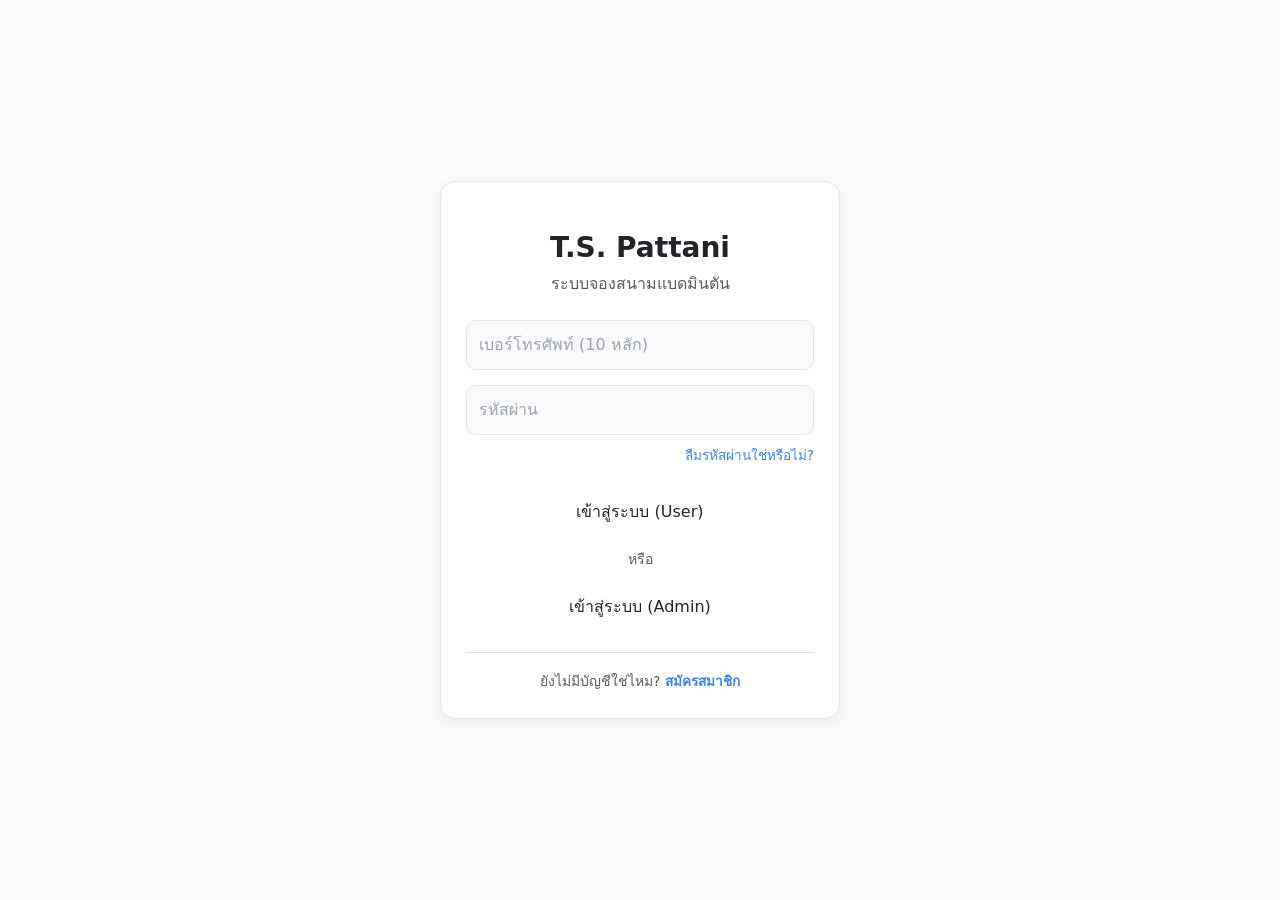
<file: index.html>
<!DOCTYPE html>
<html lang="th">
<head>
    <meta charset="UTF-8">
    <meta name="viewport" content="width=device-width, initial-scale=1.0">
    <title>เข้าสู่ระบบ - T.S. Pattani</title>
    <link rel="stylesheet" href="css/style.css">
    <link href="https://cdn.jsdelivr.net/npm/bootstrap@5.3.0/dist/css/bootstrap.min.css" rel="stylesheet">
    <link rel="stylesheet" href="https://cdnjs.cloudflare.com/ajax/libs/font-awesome/6.4.0/css/all.min.css">
    <style> 
        body { display: flex; justify-content: center; align-items: center; min-height: 100vh; background-color: #f9fafb; margin: 0; } 
        .login-box { width: 100%; max-width: 400px; text-align: center; margin: 20px; } 
    </style>
</head>
<body>
    <div class="clean-card login-box">
        <i class="fa-solid fa-shuttlecock fa-3x mb-3 text-primary"></i>
        <h3 class="fw-bold text-dark">T.S. Pattani</h3>
        <p class="text-muted mb-4">ระบบจองสนามแบดมินตัน</p>

        <input type="text" class="form-control-clean" placeholder="เบอร์โทรศัพท์ (10 หลัก)">
        <input type="password" class="form-control-clean mb-2" placeholder="รหัสผ่าน">
        
        <div class="text-end mb-4">
            <a href="#" class="forgot-link" data-bs-toggle="modal" data-bs-target="#forgotPasswordModal">ลืมรหัสผ่านใช่หรือไม่?</a>
        </div>

        <button class="btn btn-primary-clean w-100 py-2 mb-3" onclick="window.location.href='user/home.html'">เข้าสู่ระบบ (User)</button>
        <div class="text-muted small mb-3">หรือ</div>
        <button class="btn btn-clean w-100 py-2" onclick="window.location.href='admin/dashboard.html'">เข้าสู่ระบบ (Admin)</button>

        <div class="mt-4 pt-3 border-top">
            <span class="text-muted small">ยังไม่มีบัญชีใช่ไหม? </span>
            <a href="register.html" class="forgot-link fw-bold">สมัครสมาชิก</a>
        </div>
    </div>

    <div class="modal fade" id="forgotPasswordModal" tabindex="-1" aria-hidden="true">
        <div class="modal-dialog modal-dialog-centered">
            <div class="modal-content clean-modal">
                <div class="modal-header border-0">
                    <h5 class="modal-title fw-bold text-dark"><i class="fa-solid fa-unlock-keyhole text-primary me-2"></i>รีเซ็ตรหัสผ่าน</h5>
                    <button type="button" class="btn-close" data-bs-dismiss="modal" aria-label="Close"></button>
                </div>
                <div class="modal-body px-4 pb-4 text-start">
                    <p class="text-muted small mb-4">กรุณากรอกเบอร์โทรศัพท์ที่คุณใช้ลงทะเบียน เราจะส่งรหัส OTP ไปเพื่อตั้งรหัสผ่านใหม่</p>
                    <input type="text" class="form-control-clean mb-0" placeholder="08X-XXX-XXXX">
                </div>
                <div class="modal-footer border-0 justify-content-between px-4">
                    <button type="button" class="btn btn-clean border-0" data-bs-dismiss="modal">ยกเลิก</button>
                    <button type="button" class="btn btn-primary-clean px-4" onclick="alert('ส่งรหัส OTP เรียบร้อยแล้ว!');" data-bs-dismiss="modal">ส่งรหัส OTP</button>
                </div>
            </div>
        </div>
    </div>

    <script src="https://cdn.jsdelivr.net/npm/bootstrap@5.3.0/dist/js/bootstrap.bundle.min.js"></script>
</body>
</html>
</file>
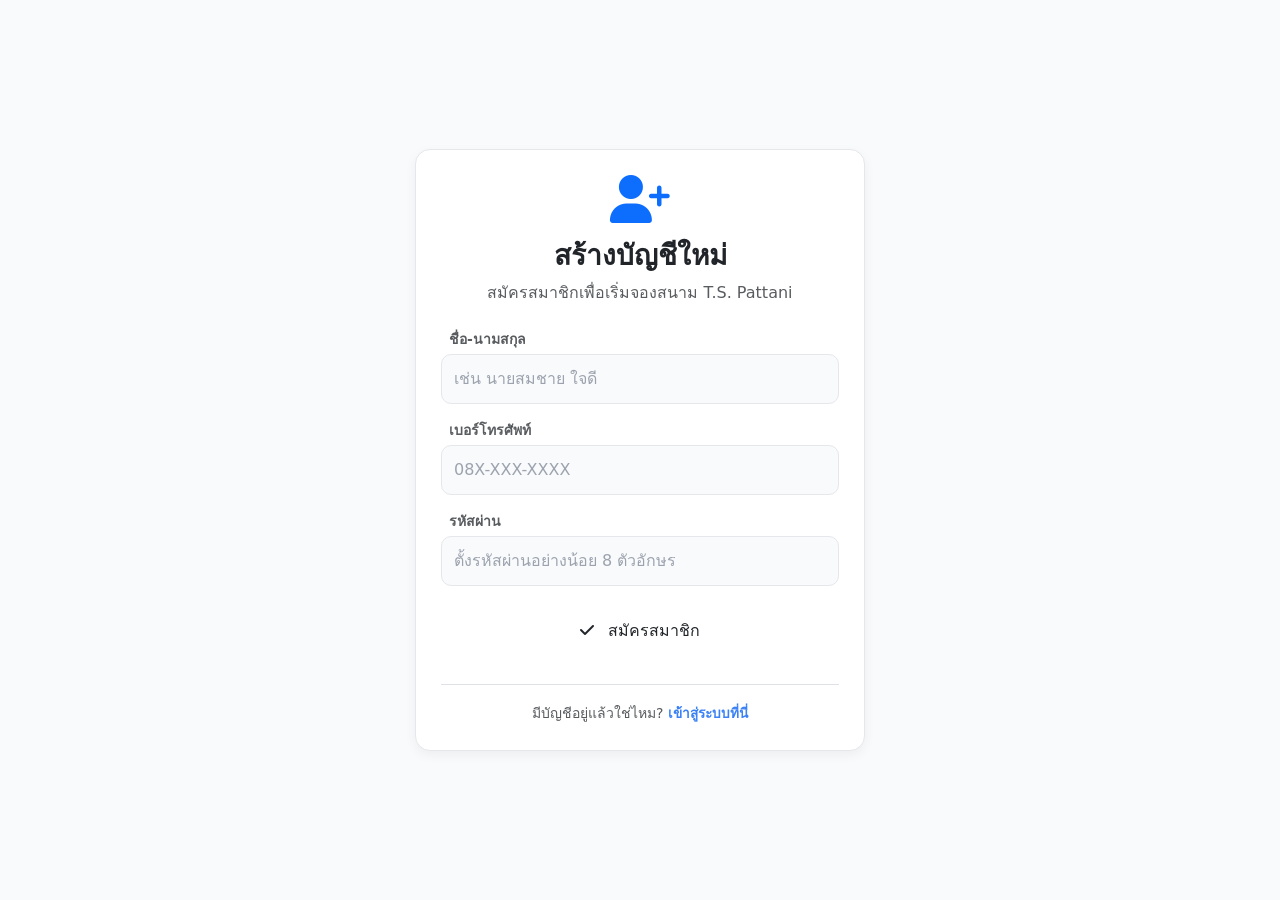
<file: register.html>
<!DOCTYPE html>
<html lang="th">
<head>
    <meta charset="UTF-8">
    <meta name="viewport" content="width=device-width, initial-scale=1.0">
    <title>สมัครสมาชิก - T.S. Pattani</title>
    <link rel="stylesheet" href="css/style.css">
    <link href="https://cdn.jsdelivr.net/npm/bootstrap@5.3.0/dist/css/bootstrap.min.css" rel="stylesheet">
    <link rel="stylesheet" href="https://cdnjs.cloudflare.com/ajax/libs/font-awesome/6.4.0/css/all.min.css">
    <style> 
        body { display: flex; justify-content: center; align-items: center; min-height: 100vh; padding: 20px; background-color: #f9fafb; margin: 0; } 
        .register-box { width: 100%; max-width: 450px; text-align: center; } 
    </style>
</head>
<body>
    <div class="clean-card register-box">
        <i class="fa-solid fa-user-plus fa-3x mb-3 text-primary"></i>
        <h3 class="fw-bold text-dark">สร้างบัญชีใหม่</h3>
        <p class="text-muted mb-4">สมัครสมาชิกเพื่อเริ่มจองสนาม T.S. Pattani</p>

        <form action="index.html">
            <div class="text-start mb-1 text-muted small ms-2 fw-bold">ชื่อ-นามสกุล</div>
            <input type="text" class="form-control-clean mb-3" placeholder="เช่น นายสมชาย ใจดี" required>
            
            <div class="text-start mb-1 text-muted small ms-2 fw-bold">เบอร์โทรศัพท์</div>
            <input type="tel" class="form-control-clean mb-3" placeholder="08X-XXX-XXXX" required>
            
            <div class="text-start mb-1 text-muted small ms-2 fw-bold">รหัสผ่าน</div>
            <input type="password" class="form-control-clean mb-4" placeholder="ตั้งรหัสผ่านอย่างน้อย 8 ตัวอักษร" required>

            <button type="submit" class="btn btn-primary-clean w-100 py-2 mb-3" onclick="alert('สมัครสมาชิกสำเร็จ! กรุณาเข้าสู่ระบบ');">
                <i class="fa-solid fa-check me-2"></i> สมัครสมาชิก
            </button>
        </form>
        
        <div class="mt-3 pt-3 border-top">
            <span class="text-muted small">มีบัญชีอยู่แล้วใช่ไหม? </span>
            <a href="index.html" class="forgot-link fw-bold">เข้าสู่ระบบที่นี่</a>
        </div>
    </div>
</body>
</html>
</file>
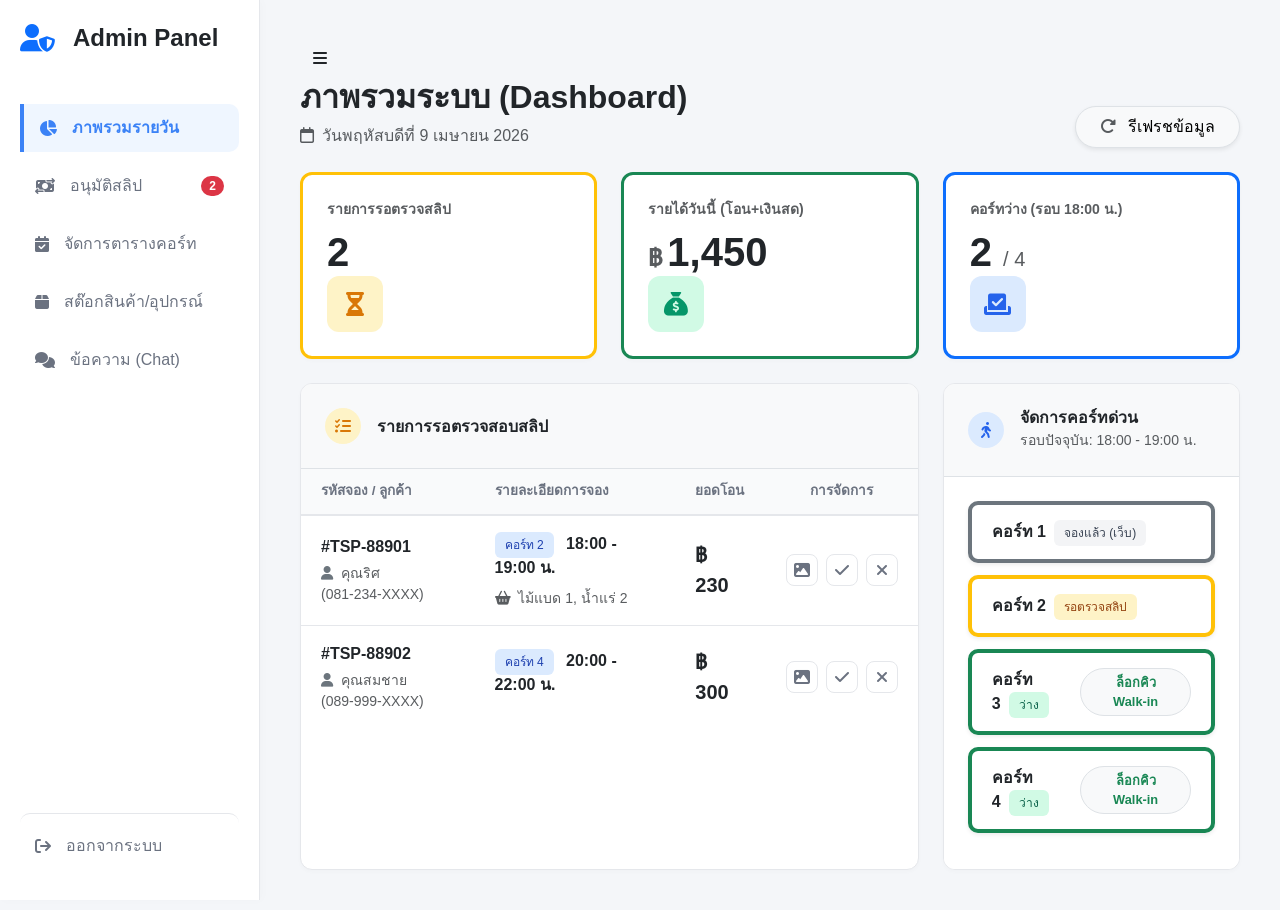
<file: admin/dashboard.html>
<!DOCTYPE html>
<html lang="th">
<head>
    <meta charset="UTF-8">
    <title>ระบบจัดการหลังบ้าน - T.S. Pattani</title>
    <link rel="stylesheet" href="../css/style.css">
    <link href="https://cdn.jsdelivr.net/npm/bootstrap@5.3.0/dist/css/bootstrap.min.css" rel="stylesheet">
    <link rel="stylesheet" href="https://cdnjs.cloudflare.com/ajax/libs/font-awesome/6.4.0/css/all.min.css">
    
    <style>
        /* =========================================
           UI Clean & Minimalist (HCI Standard)
           เน้นความสบายตา อ่านง่าย ดูเป็นระบบ Enterprise
           ========================================= */
        body {
            background-color: #f4f6f9; /* พื้นหลังสีเทาอ่อน สบายตา */
            color: #333333;
            min-height: 100vh;
            font-family: 'Segoe UI', Tahoma, Geneva, Verdana, sans-serif;
        }

        /* เมนูด้านข้าง (Sidebar) สีขาวสะอาด */
        .sidebar { 
            background: #ffffff; 
            border-right: 1px solid #e5e7eb; 
            box-shadow: 2px 0 10px rgba(0,0,0,0.02);
        }
        .sidebar .brand { color: #1e3a8a !important; } /* สีน้ำเงินเข้มดูน่าเชื่อถือ */
        .nav-item { color: #6b7280; font-weight: 500; transition: 0.2s; }
        .nav-item:hover:not(.active) { background: #f3f4f6; color: #111827; }
        /* ปุ่ม Active ดูซอฟต์ๆ ไม่ตะโกน */
        .nav-item.active { 
            background: #eff6ff; 
            border-left: 4px solid #3b82f6; 
            color: #3b82f6; 
            font-weight: 600;
        }

        /* กล่องข้อมูลต่างๆ (Cards) */
        .admin-stat-card, .clean-card {
            background: #ffffff;
            border: 1px solid #e5e7eb;
            border-radius: 12px; /* ขอบมนกำลังดี */
            padding: 24px;
            box-shadow: 0 2px 4px rgba(0,0,0,0.02); /* เงาบางมากๆ แค่ให้ดูมีมิติ */
            transition: all 0.2s ease;
        }
        .admin-stat-card:hover {
            box-shadow: 0 4px 12px rgba(0,0,0,0.05);
            transform: translateY(-2px);
        }
        
        /* ไอคอนในกล่องสถิติ (ใช้สีพาสเทลสบายตา) */
        .stat-icon { 
            width: 56px; 
            height: 56px; 
            border-radius: 12px; 
            display: flex; 
            align-items: center; 
            justify-content: center; 
            font-size: 1.5rem; 
        }
        .icon-warning { background: #fef3c7; color: #d97706; }
        .icon-success { background: #d1fae5; color: #059669; }
        .icon-info { background: #dbeafe; color: #2563eb; }

        /* ตารางข้อมูลที่สะอาดตา */
        .table-clean { vertical-align: middle; margin-bottom: 0; }
        .table-clean thead th { 
            background: #f9fafb; 
            color: #6b7280; 
            border-bottom: 2px solid #e5e7eb; 
            border-top: none; 
            font-weight: 600; 
            padding: 12px 20px; 
            font-size: 0.85rem;
        }
        .table-clean tbody td { 
            border-bottom: 1px solid #e5e7eb; 
            padding: 16px 20px; 
            color: #111827;
        }
        .table-clean tbody tr:hover td { background: #f9fafb; }
        .table-clean tbody tr:last-child td { border-bottom: none; }

        /* ป้ายสถานะ (Badges) */
        .badge-soft { padding: 6px 10px; font-weight: 500; border-radius: 6px; font-size: 0.75rem; }
        .badge-soft-info { background: #dbeafe; color: #1e40af; }
        .badge-soft-warning { background: #fef3c7; color: #92400e; }
        .badge-soft-success { background: #d1fae5; color: #065f46; }
        .badge-soft-secondary { background: #f3f4f6; color: #374151; }

        /* ปุ่ม Action ในตาราง */
        .action-btn {
            width: 32px; height: 32px;
            border-radius: 8px;
            display: inline-flex; align-items: center; justify-content: center;
            border: 1px solid #e5e7eb; background: #fff; color: #6b7280; transition: 0.2s;
        }
        .action-btn:hover { background: #f3f4f6; color: #111827; }
        .btn-check-slip:hover { border-color: #10b981; color: #10b981; background: #ecfdf5; }
        .btn-reject-slip:hover { border-color: #ef4444; color: #ef4444; background: #fef2f2; }

        /* รายการ Walk-in */
        .walkin-item {
            background: #ffffff;
            border: 1px solid #e5e7eb;
            border-radius: 10px;
            padding: 15px 20px;
            margin-bottom: 12px;
            transition: 0.2s;
        }

        .fade-out { animation: fadeOut 0.3s ease-in-out forwards; }
        @keyframes fadeOut { from { opacity: 1; transform: scale(1); } to { opacity: 0; transform: scale(0.95); } }
    </style>
</head>
<body>

    <div class="sidebar">
        <div class="brand mb-5"><i class="fa-solid fa-user-shield me-2 fs-3 text-primary"></i> <span class="fs-4 fw-bold text-dark">Admin Panel</span></div>
        
        <a href="dashboard.html" class="nav-item active"><i class="fa-solid fa-chart-pie w-20"></i> ภาพรวมรายวัน</a>
        <a href="approve.html" class="nav-item"><i class="fa-solid fa-money-bill-transfer w-20"></i> อนุมัติสลิป <span class="badge bg-danger ms-auto rounded-pill px-2 py-1" id="navSlipCount">2</span></a>
        <a href="schedule.html" class="nav-item"><i class="fa-solid fa-calendar-check w-20"></i> จัดการตารางคอร์ท</a>
        <a href="inventory.html" class="nav-item"><i class="fa-solid fa-box w-20"></i> สต๊อกสินค้า/อุปกรณ์</a>
        <a href="chat.html" class="nav-item"><i class="fa-solid fa-comments w-20"></i> ข้อความ (Chat)</a>
        <a href="../index.html" class="nav-item" style="position: absolute; bottom: 20px; width: calc(100% - 40px); border-top: 1px solid #e5e7eb; padding-top: 20px;"><i class="fa-solid fa-arrow-right-from-bracket"></i> ออกจากระบบ</a>
    </div>

    <div class="main-content">
        
        <div class="d-flex justify-content-between align-items-end mb-4">
            <div>
                <button class="btn btn-primary-clean mobile-menu-btn me-3" onclick="toggleSidebar()">
            <i class="fa-solid fa-bars"></i>
        </button>
                <h2 class="fw-bold m-0 text-dark">ภาพรวมระบบ (Dashboard)</h2>
                <p class="text-muted m-0 mt-2 fs-6"><i class="fa-regular fa-calendar me-2"></i>วันพฤหัสบดีที่ 9 เมษายน 2026</p>
            </div>
            <button class="btn btn-light border px-4 py-2 rounded-pill shadow-sm" onclick="location.reload();">
                <i class="fa-solid fa-rotate-right me-2 text-muted"></i> รีเฟรชข้อมูล
            </button>
        </div>

        <div class="row g-4 mb-4">
            <div class="col-md-4">
                <div class="admin-stat-card border-bottom border-warning border-3">
                    <div>
                        <div class="text-muted small mb-2 fw-bold text-uppercase">รายการรอตรวจสลิป</div>
                        <h1 class="fw-bold text-dark m-0 display-6" id="pendingCount">2</h1>
                    </div>
                    <div class="stat-icon icon-warning"><i class="fa-solid fa-hourglass-half"></i></div>
                </div>
            </div>
            <div class="col-md-4">
                <div class="admin-stat-card border-bottom border-success border-3">
                    <div>
                        <div class="text-muted small mb-2 fw-bold text-uppercase">รายได้วันนี้ (โอน+เงินสด)</div>
                        <h1 class="fw-bold text-dark m-0 display-6" id="totalRevenue"><span class="fs-4 text-muted me-1">฿</span>1,450</h1>
                    </div>
                    <div class="stat-icon icon-success"><i class="fa-solid fa-sack-dollar"></i></div>
                </div>
            </div>
            <div class="col-md-4">
                <div class="admin-stat-card border-bottom border-primary border-3">
                    <div>
                        <div class="text-muted small mb-2 fw-bold text-uppercase">คอร์ทว่าง (รอบ 18:00 น.)</div>
                        <h1 class="fw-bold text-dark m-0 display-6" id="availableCourts">2 <span class="fs-5 fw-normal text-muted">/ 4</span></h1>
                    </div>
                    <div class="stat-icon icon-info"><i class="fa-solid fa-check-to-slot"></i></div>
                </div>
            </div>
        </div>

        <div class="row g-4">
            
            <div class="col-xl-8">
                <div class="clean-card p-0 overflow-hidden h-100">
                    <div class="p-4 border-bottom d-flex align-items-center bg-light">
                        <div class="icon-warning rounded-circle d-flex justify-content-center align-items-center me-3" style="width: 36px; height: 36px; font-size: 1rem;">
                            <i class="fa-solid fa-list-check"></i>
                        </div>
                        <h6 class="fw-bold m-0 text-dark">รายการรอตรวจสอบสลิป</h6>
                    </div>
                    
                    <div class="table-responsive">
                        <table class="table table-clean mb-0">
                            <thead>
                                <tr>
                                    <th width="30%">รหัสจอง / ลูกค้า</th>
                                    <th width="35%">รายละเอียดการจอง</th>
                                    <th width="15%">ยอดโอน</th>
                                    <th width="20%" class="text-center">การจัดการ</th>
                                </tr>
                            </thead>
                            <tbody id="slipTableBody">
                                <tr>
                                    <td>
                                        <div class="fw-bold fs-6 mb-1 text-dark">#TSP-88901</div>
                                        <div class="small text-muted"><i class="fa-solid fa-user me-1 text-secondary"></i> คุณริศ <br> (081-234-XXXX)</div>
                                    </td>
                                    <td>
                                        <div class="mb-2"><span class="badge-soft badge-soft-info me-2">คอร์ท 2</span> <span class="fw-bold text-dark">18:00 - 19:00 น.</span></div>
                                        <div class="small text-muted"><i class="fa-solid fa-basket-shopping me-1"></i> ไม้แบด 1, น้ำแร่ 2</div>
                                    </td>
                                    <td><div class="fw-bold text-dark fs-5">฿ 230</div></td>
                                    <td class="text-center">
                                        <div class="d-flex justify-content-center gap-2">
                                            <button class="action-btn" title="ดูสลิป"><i class="fa-solid fa-image"></i></button>
                                            <button class="action-btn btn-check-slip" title="อนุมัติ" onclick="approveSlip(this, 230)"><i class="fa-solid fa-check"></i></button>
                                            <button class="action-btn btn-reject-slip" title="ไม่อนุมัติ" onclick="rejectSlip(this)"><i class="fa-solid fa-xmark"></i></button>
                                        </div>
                                    </td>
                                </tr>
                                <tr>
                                    <td>
                                        <div class="fw-bold fs-6 mb-1 text-dark">#TSP-88902</div>
                                        <div class="small text-muted"><i class="fa-solid fa-user me-1 text-secondary"></i> คุณสมชาย <br> (089-999-XXXX)</div>
                                    </td>
                                    <td>
                                        <div class="mb-2"><span class="badge-soft badge-soft-info me-2">คอร์ท 4</span> <span class="fw-bold text-dark">20:00 - 22:00 น.</span></div>
                                    </td>
                                    <td><div class="fw-bold text-dark fs-5">฿ 300</div></td>
                                    <td class="text-center">
                                        <div class="d-flex justify-content-center gap-2">
                                            <button class="action-btn" title="ดูสลิป"><i class="fa-solid fa-image"></i></button>
                                            <button class="action-btn btn-check-slip" title="อนุมัติ" onclick="approveSlip(this, 300)"><i class="fa-solid fa-check"></i></button>
                                            <button class="action-btn btn-reject-slip" title="ไม่อนุมัติ" onclick="rejectSlip(this)"><i class="fa-solid fa-xmark"></i></button>
                                        </div>
                                    </td>
                                </tr>
                            </tbody>
                        </table>
                    </div>
                </div>
            </div>

            <div class="col-xl-4">
                <div class="clean-card h-100 p-0 overflow-hidden">
                    <div class="p-4 border-bottom bg-light d-flex align-items-center">
                        <div class="icon-info rounded-circle d-flex justify-content-center align-items-center me-3" style="width: 36px; height: 36px; font-size: 1rem;">
                            <i class="fa-solid fa-person-walking"></i>
                        </div>
                        <div>
                            <h6 class="fw-bold m-0 text-dark">จัดการคอร์ทด่วน</h6>
                            <span class="small text-muted">รอบปัจจุบัน: 18:00 - 19:00 น.</span>
                        </div>
                    </div>
                    
                    <div class="p-4 bg-white">
                        <div class="walkin-item d-flex justify-content-between align-items-center border-start border-4 border-secondary shadow-sm">
                            <div><span class="fw-bold fs-6 me-2 text-dark">คอร์ท 1</span><span class="badge-soft badge-soft-secondary">จองแล้ว (เว็บ)</span></div>
                        </div>
                        
                        <div class="walkin-item d-flex justify-content-between align-items-center border-start border-4 border-warning shadow-sm">
                            <div><span class="fw-bold fs-6 me-2 text-dark">คอร์ท 2</span><span class="badge-soft badge-soft-warning">รอตรวจสลิป</span></div>
                        </div>

                        <div class="walkin-item d-flex justify-content-between align-items-center border-start border-4 border-success shadow-sm">
                            <div><span class="fw-bold fs-6 me-2 text-dark">คอร์ท 3</span><span class="badge-soft badge-soft-success">ว่าง</span></div>
                            <button class="btn btn-sm btn-light border text-success fw-bold px-3 py-1 rounded-pill" onclick="toggleBlock(this)" style="font-size: 0.8rem;">ล็อกคิว Walk-in</button>
                        </div>

                        <div class="walkin-item d-flex justify-content-between align-items-center border-start border-4 border-success shadow-sm">
                            <div><span class="fw-bold fs-6 me-2 text-dark">คอร์ท 4</span><span class="badge-soft badge-soft-success">ว่าง</span></div>
                            <button class="btn btn-sm btn-light border text-success fw-bold px-3 py-1 rounded-pill" onclick="toggleBlock(this)" style="font-size: 0.8rem;">ล็อกคิว Walk-in</button>
                        </div>
                    </div>

                </div>
            </div>
        </div>
    </div>

    <script src="https://cdn.jsdelivr.net/npm/bootstrap@5.3.0/dist/js/bootstrap.bundle.min.js"></script>
    
    <script>
        let currentRevenue = 1450;
        let pendingItems = 2;

        function approveSlip(btnElement, amount) {
            const row = btnElement.closest('tr');
            row.classList.add('fade-out'); 
            
            setTimeout(() => {
                row.remove(); 
                pendingItems--;
                currentRevenue += amount;
                
                document.getElementById('pendingCount').innerText = pendingItems;
                document.getElementById('navSlipCount').innerText = pendingItems;
                document.getElementById('totalRevenue').innerHTML = `<span class="fs-4 text-muted me-1">฿</span>${currentRevenue.toLocaleString()}`;
                
                if(pendingItems === 0) {
                    document.getElementById('navSlipCount').style.display = 'none';
                    document.getElementById('slipTableBody').innerHTML = '<tr><td colspan="4" class="text-center text-muted py-5"><i class="fa-solid fa-clipboard-check fs-1 mb-3 text-success opacity-75"></i><br><span class="fs-5">เคลียร์คิวครบแล้ว เยี่ยมมาก!</span></td></tr>';
                }
            }, 300); 
        }

        function rejectSlip(btnElement) {
            if(confirm('คุณแน่ใจหรือไม่ว่าต้องการ "ไม่อนุมัติ" สลิปนี้?')) {
                const row = btnElement.closest('tr');
                row.classList.add('fade-out');
                setTimeout(() => {
                    row.remove();
                    pendingItems--;
                    document.getElementById('pendingCount').innerText = pendingItems;
                    document.getElementById('navSlipCount').innerText = pendingItems;
                    if(pendingItems === 0) {
                        document.getElementById('navSlipCount').style.display = 'none';
                        document.getElementById('slipTableBody').innerHTML = '<tr><td colspan="4" class="text-center text-muted py-5"><i class="fa-solid fa-clipboard-check fs-1 mb-3 text-success opacity-75"></i><br><span class="fs-5">เคลียร์คิวครบแล้ว เยี่ยมมาก!</span></td></tr>';
                    }
                }, 300);
            }
        }

        function toggleBlock(btnElement) {
            const container = btnElement.closest('.walkin-item');
            const badge = container.querySelector('.badge-soft');
            let availableCountLabel = document.getElementById('availableCourts');
            let count = parseInt(availableCountLabel.innerText.split(' ')[0]);

            if (btnElement.innerText.includes('ปลดล็อก')) {
                btnElement.className = 'btn btn-sm btn-light border text-success fw-bold px-3 py-1 rounded-pill';
                btnElement.innerText = 'ล็อกคิว Walk-in';
                container.classList.replace('border-danger', 'border-success');
                badge.className = 'badge-soft badge-soft-success';
                badge.innerText = 'ว่าง';
                availableCountLabel.innerHTML = `${count + 1} <span class="fs-5 fw-normal text-muted">/ 4</span>`;
            } else {
                btnElement.className = 'btn btn-sm btn-danger px-3 py-1 rounded-pill fw-bold text-white';
                btnElement.innerText = 'ปลดล็อก';
                container.classList.replace('border-success', 'border-danger');
                badge.className = 'badge-soft bg-danger text-white';
                badge.innerText = 'ลูกค้า Walk-in';
                availableCountLabel.innerHTML = `${count - 1} <span class="fs-5 fw-normal text-muted">/ 4</span>`;
            }
        }
        function toggleSidebar() {
            const sidebar = document.querySelector('.sidebar');
            sidebar.classList.toggle('show');
        }
    </script>
</body>
</html>
</file>
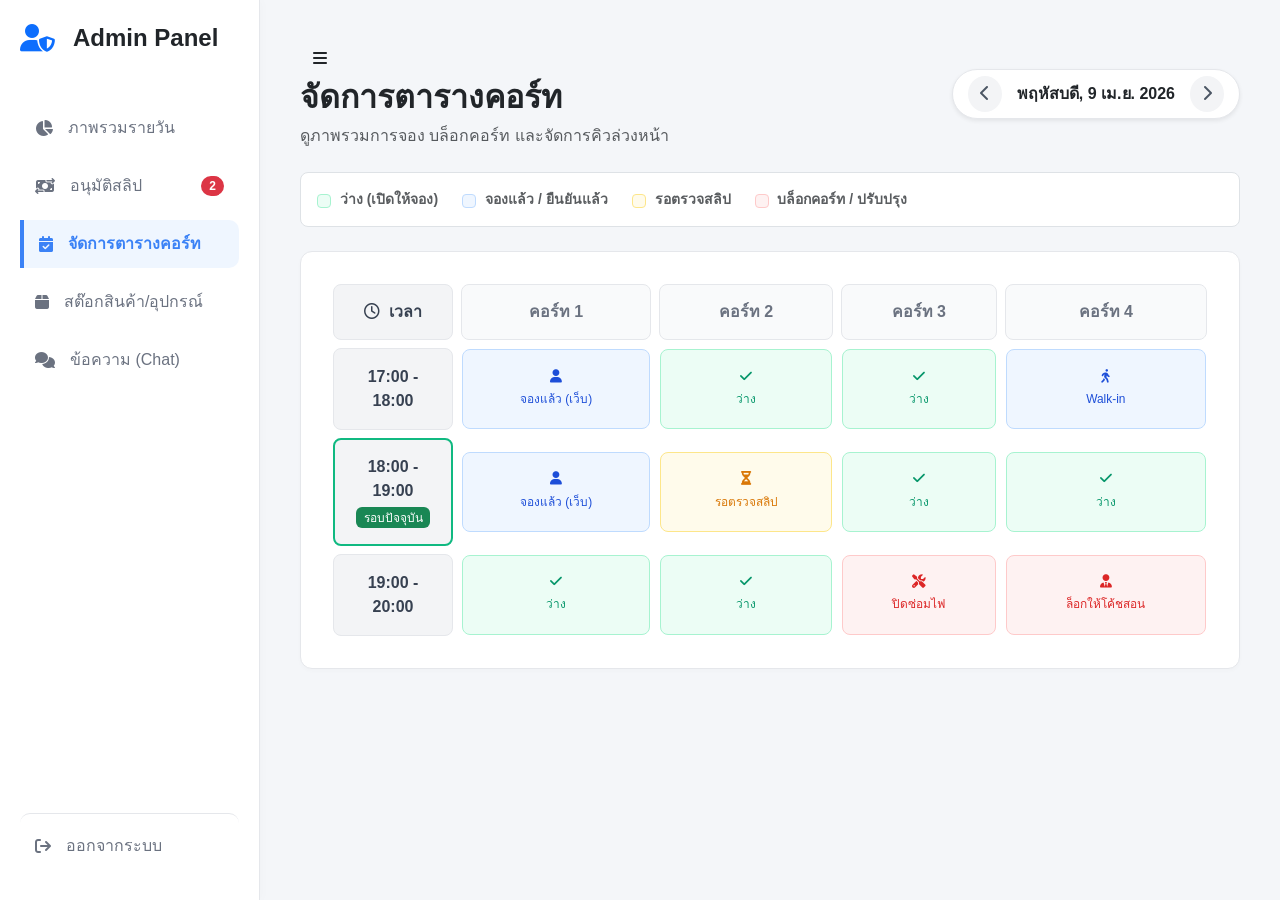
<file: admin/schedule.html>
<!DOCTYPE html>
<html lang="th">
<head>
    <meta charset="UTF-8">
    <title>จัดการตารางคอร์ท - T.S. Pattani</title>
    <link rel="stylesheet" href="../css/style.css">
    <link href="https://cdn.jsdelivr.net/npm/bootstrap@5.3.0/dist/css/bootstrap.min.css" rel="stylesheet">
    <link rel="stylesheet" href="https://cdnjs.cloudflare.com/ajax/libs/font-awesome/6.4.0/css/all.min.css">
    
    <style>
        /* =========================================
           UI Clean & Minimalist (HCI Standard)
           ========================================= */
        body { background-color: #f4f6f9; color: #333333; min-height: 100vh; font-family: 'Segoe UI', Tahoma, Geneva, Verdana, sans-serif; }
        
        .sidebar { background: #ffffff; border-right: 1px solid #e5e7eb; box-shadow: 2px 0 10px rgba(0,0,0,0.02); }
        .sidebar .brand { color: #1e3a8a !important; }
        .nav-item { color: #6b7280; font-weight: 500; transition: 0.2s; }
        .nav-item:hover:not(.active) { background: #f3f4f6; color: #111827; }
        .nav-item.active { background: #eff6ff; border-left: 4px solid #3b82f6; color: #3b82f6; font-weight: 600; }

        /* ตารางเวลา (Timetable) */
        .schedule-container {
            background: #ffffff; border: 1px solid #e5e7eb; border-radius: 12px;
            padding: 24px; box-shadow: 0 2px 4px rgba(0,0,0,0.02); overflow-x: auto;
        }

        .schedule-table { width: 100%; min-width: 800px; border-collapse: separate; border-spacing: 8px; }
        
        /* หัวตาราง (ชื่อคอร์ท) */
        .schedule-table th {
            padding: 15px; text-align: center; color: #6b7280; font-weight: 600; 
            border-radius: 8px; background: #f9fafb; border: 1px solid #e5e7eb;
        }
        
        /* คอลัมน์เวลาด้านซ้าย */
        .time-col { background: #f3f4f6 !important; color: #374151 !important; font-weight: bold; width: 120px; }

        /* กล่องสถานะแต่ละคอร์ท */
        .slot {
            padding: 15px; border-radius: 8px; text-align: center; font-size: 0.85rem; font-weight: 600;
            cursor: pointer; transition: 0.2s; border: 1px solid transparent;
            height: 80px; display: flex; flex-direction: column; justify-content: center; align-items: center;
        }
        .slot:hover { transform: translateY(-2px); box-shadow: 0 4px 6px rgba(0,0,0,0.05); }

        /* 🟢 สีสถานะต่างๆ (Soft Colors) */
        .status-available { background: #ecfdf5; border-color: #a7f3d0; color: #059669; }
        .status-booked { background: #eff6ff; border-color: #bfdbfe; color: #1d4ed8; }
        .status-pending { background: #fffbeb; border-color: #fde68a; color: #d97706; }
        .status-maintenance { background: #fef2f2; border-color: #fecaca; color: #dc2626; cursor: not-allowed; }

        /* แถบตัวระบุสี (Legend) */
        .legend-box { display: inline-block; width: 14px; height: 14px; border-radius: 4px; margin-right: 5px; vertical-align: middle; border: 1px solid rgba(0,0,0,0.1); }

        /* ตัวเลือกวันที่ */
        .date-selector { 
            background: #ffffff; border-radius: 30px; padding: 6px 15px; 
            display: inline-flex; align-items: center; gap: 15px; border: 1px solid #e5e7eb; 
        }
        .date-btn { background: #f3f4f6; border: none; color: #4b5563; cursor: pointer; transition: 0.2s; padding: 6px 12px; border-radius: 50%; }
        .date-btn:hover { background: #e5e7eb; color: #111827; }

        /* Pop-up (Clean) */
        .clean-modal { background: #ffffff; border: 1px solid #e5e7eb; border-radius: 15px; box-shadow: 0 10px 25px rgba(0,0,0,0.1); }
    </style>
</head>
<body>

    <div class="sidebar">
        <div class="brand mb-5"><i class="fa-solid fa-user-shield me-2 fs-3 text-primary"></i> <span class="fs-4 fw-bold text-dark">Admin Panel</span></div>
        <a href="dashboard.html" class="nav-item"><i class="fa-solid fa-chart-pie w-20"></i> ภาพรวมรายวัน</a>
        <a href="approve.html" class="nav-item"><i class="fa-solid fa-money-bill-transfer w-20"></i> อนุมัติสลิป <span class="badge bg-danger ms-auto rounded-pill px-2 py-1" id="navSlipCount">2</span></a>
        <a href="schedule.html" class="nav-item active"><i class="fa-solid fa-calendar-check w-20"></i> จัดการตารางคอร์ท</a>
        <a href="inventory.html" class="nav-item"><i class="fa-solid fa-box w-20"></i> สต๊อกสินค้า/อุปกรณ์</a>
        <a href="chat.html" class="nav-item"><i class="fa-solid fa-comments w-20"></i> ข้อความ (Chat)</a>
        
        <a href="../index.html" class="nav-item" style="position: absolute; bottom: 20px; width: calc(100% - 40px); border-top: 1px solid #e5e7eb; padding-top: 20px;"><i class="fa-solid fa-arrow-right-from-bracket"></i> ออกจากระบบ</a>
    </div>

    <div class="main-content">
        
        <div class="d-flex justify-content-between align-items-center mb-4 flex-wrap gap-3">
            <div>
                <button class="btn btn-primary-clean mobile-menu-btn me-3" onclick="toggleSidebar()">
            <i class="fa-solid fa-bars"></i>
        </button>
                <h2 class="fw-bold m-0 text-dark">จัดการตารางคอร์ท</h2>
                <p class="text-muted m-0 mt-2 fs-6">ดูภาพรวมการจอง บล็อกคอร์ท และจัดการคิวล่วงหน้า</p>
            </div>
            
            <div class="date-selector shadow-sm">
                <button class="date-btn"><i class="fa-solid fa-chevron-left"></i></button>
                <span class="fw-bold fs-6 text-dark">พฤหัสบดี, 9 เม.ย. 2026</span>
                <button class="date-btn"><i class="fa-solid fa-chevron-right"></i></button>
            </div>
        </div>

        <div class="d-flex flex-wrap gap-4 mb-4 bg-white p-3 rounded-3 border">
            <div class="text-muted small fw-bold"><span class="legend-box" style="background: #ecfdf5; border-color: #a7f3d0;"></span> ว่าง (เปิดให้จอง)</div>
            <div class="text-muted small fw-bold"><span class="legend-box" style="background: #eff6ff; border-color: #bfdbfe;"></span> จองแล้ว / ยืนยันแล้ว</div>
            <div class="text-muted small fw-bold"><span class="legend-box" style="background: #fffbeb; border-color: #fde68a;"></span> รอตรวจสลิป</div>
            <div class="text-muted small fw-bold"><span class="legend-box" style="background: #fef2f2; border-color: #fecaca;"></span> บล็อกคอร์ท / ปรับปรุง</div>
        </div>

        <div class="schedule-container">
            <table class="schedule-table">
                <thead>
                    <tr>
                        <th class="time-col"><i class="fa-regular fa-clock me-1"></i> เวลา</th>
                        <th>คอร์ท 1</th>
                        <th>คอร์ท 2</th>
                        <th>คอร์ท 3</th>
                        <th>คอร์ท 4</th>
                    </tr>
                </thead>
                <tbody>
                    <tr>
                        <th class="time-col">17:00 - 18:00</th>
                        <td><div class="slot status-booked" onclick="showBookingDetails('ฟาริด', '081-234-XXXX')"><i class="fa-solid fa-user mb-1"></i><span class="small fw-normal mt-1">จองแล้ว (เว็บ)</span></div></td>
                        <td><div class="slot status-available" onclick="blockCourt('17:00', 'คอร์ท 2', this)"><i class="fa-solid fa-check mb-1"></i><span class="small fw-normal mt-1">ว่าง</span></div></td>
                        <td><div class="slot status-available" onclick="blockCourt('17:00', 'คอร์ท 3', this)"><i class="fa-solid fa-check mb-1"></i><span class="small fw-normal mt-1">ว่าง</span></div></td>
                        <td><div class="slot status-booked" onclick="showBookingDetails('Walk-in', '-')"><i class="fa-solid fa-person-walking mb-1"></i><span class="small fw-normal mt-1">Walk-in</span></div></td>
                    </tr>
                    
                    <tr>
                        <th class="time-col" style="border: 2px solid #10b981;">18:00 - 19:00<br><span class="badge bg-success mt-1 fw-normal">รอบปัจจุบัน</span></th>
                        <td><div class="slot status-booked" onclick="showBookingDetails('สมหญิง', '085-555-XXXX')"><i class="fa-solid fa-user mb-1"></i><span class="small fw-normal mt-1">จองแล้ว (เว็บ)</span></div></td>
                        <td><div class="slot status-pending" onclick="alert('กรุณาไปที่หน้า อนุมัติสลิป เพื่อยืนยันรายการนี้');"><i class="fa-solid fa-hourglass-half mb-1"></i><span class="small fw-normal mt-1">รอตรวจสลิป</span></div></td>
                        <td><div class="slot status-available" onclick="blockCourt('18:00', 'คอร์ท 3', this)"><i class="fa-solid fa-check mb-1"></i><span class="small fw-normal mt-1">ว่าง</span></div></td>
                        <td><div class="slot status-available" onclick="blockCourt('18:00', 'คอร์ท 4', this)"><i class="fa-solid fa-check mb-1"></i><span class="small fw-normal mt-1">ว่าง</span></div></td>
                    </tr>

                    <tr>
                        <th class="time-col">19:00 - 20:00</th>
                        <td><div class="slot status-available" onclick="blockCourt('19:00', 'คอร์ท 1', this)"><i class="fa-solid fa-check mb-1"></i><span class="small fw-normal mt-1">ว่าง</span></div></td>
                        <td><div class="slot status-available" onclick="blockCourt('19:00', 'คอร์ท 2', this)"><i class="fa-solid fa-check mb-1"></i><span class="small fw-normal mt-1">ว่าง</span></div></td>
                        <td><div class="slot status-maintenance"><i class="fa-solid fa-screwdriver-wrench mb-1"></i><span class="small fw-normal mt-1">ปิดซ่อมไฟ</span></div></td>
                        <td><div class="slot status-maintenance"><i class="fa-solid fa-user-tie mb-1"></i><span class="small fw-normal mt-1">ล็อกให้โค้ชสอน</span></div></td>
                    </tr>
                </tbody>
            </table>
        </div>
    </div>

    <div class="modal fade" id="infoModal" tabindex="-1">
        <div class="modal-dialog modal-dialog-centered modal-sm">
            <div class="modal-content clean-modal border-0">
                <div class="modal-header bg-light border-bottom border-light">
                    <h6 class="modal-title fw-bold text-dark"><i class="fa-solid fa-address-card text-primary me-2"></i> ข้อมูลลูกค้า</h6>
                    <button type="button" class="btn-close" data-bs-dismiss="modal"></button>
                </div>
                <div class="modal-body p-4">
                    <p class="mb-1 text-muted small fw-bold">ชื่อผู้จอง</p>
                    <h5 class="fw-bold text-dark" id="modalName">ชื่อลูกค้า</h5>
                    <p class="mb-4 text-muted small fw-bold">เบอร์โทร: <span id="modalPhone" class="fw-normal text-dark">08X-XXX-XXXX</span></p>
                    
                    <button class="btn btn-outline-danger w-100 btn-sm py-2"><i class="fa-solid fa-trash me-1"></i> ยกเลิกคิวนี้ (คืนเงิน)</button>
                </div>
            </div>
        </div>
    </div>

    <script src="https://cdn.jsdelivr.net/npm/bootstrap@5.3.0/dist/js/bootstrap.bundle.min.js"></script>
    <script>
        function showBookingDetails(name, phone) {
            document.getElementById('modalName').innerText = name;
            document.getElementById('modalPhone').innerText = phone;
            var myModal = new bootstrap.Modal(document.getElementById('infoModal'));
            myModal.show();
        }

        function blockCourt(time, court, element) {
            if(confirm(`คุณต้องการ "ล็อกคอร์ท" ${court} รอบเวลา ${time} หรือไม่? \n(เช่น มีโค้ชมาสอน หรือ ปิดซ่อมแซม)`)) {
                element.className = 'slot status-maintenance';
                element.innerHTML = '<i class="fa-solid fa-lock mb-1"></i><span class="small fw-normal mt-1">ล็อกคอร์ทแล้ว</span>';
                element.onclick = null; 
            }
        }
        function toggleSidebar() {
            const sidebar = document.querySelector('.sidebar');
            sidebar.classList.toggle('show');
        }
    </script>
</body>
</html>
</file>
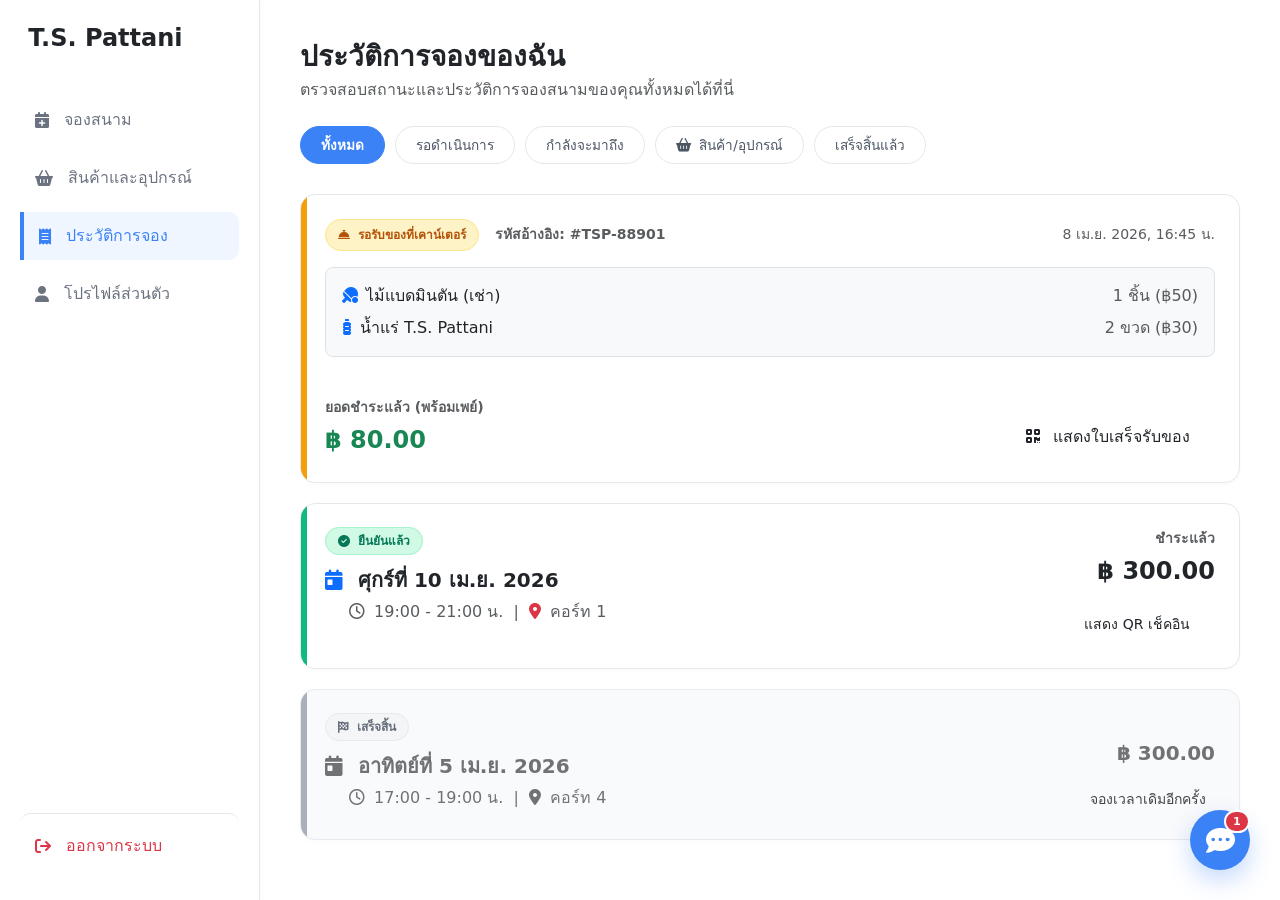
<file: user/history.html>
<!DOCTYPE html>
<html lang="th">
<head>
    <meta charset="UTF-8">
    <meta name="viewport" content="width=device-width, initial-scale=1.0">
    <title>ประวัติการจอง - T.S. Pattani</title>
    <link rel="stylesheet" href="../css/style.css">
    <link href="https://cdn.jsdelivr.net/npm/bootstrap@5.3.0/dist/css/bootstrap.min.css" rel="stylesheet">
    <link rel="stylesheet" href="https://cdnjs.cloudflare.com/ajax/libs/font-awesome/6.4.0/css/all.min.css">
    
    <style>
        /* 🟢 2. เพิ่ม CSS สำหรับ UI มือถือ 🟢 */
        .mobile-header { display: none; justify-content: space-between; align-items: center; background: #fff; padding: 15px 20px; border-bottom: 1px solid #e5e7eb; margin: -20px -20px 20px -20px; position: sticky; top: 0; z-index: 1040; box-shadow: 0 2px 10px rgba(0,0,0,0.02); }
        .bottom-nav { display: none; }
        .sidebar-overlay { position: fixed; top: 0; left: 0; width: 100vw; height: 100vh; background: rgba(0,0,0,0.5); z-index: 1055; display: none; opacity: 0; transition: opacity 0.3s; }
        .sidebar-overlay.show { display: block; opacity: 1; }

        @media (max-width: 768px) {
            .mobile-header { display: flex !important; }
            .bottom-nav { display: flex; position: fixed; bottom: 0; left: 0; width: 100%; background: #ffffff; box-shadow: 0 -4px 15px rgba(0,0,0,0.05); justify-content: space-around; padding: 10px 0 15px 0; z-index: 1050; border-top: 1px solid #e5e7eb; }
            .bottom-nav .nav-item { display: flex; flex-direction: column; align-items: center; color: #9ca3af; text-decoration: none; font-size: 0.7rem; font-weight: 600; gap: 4px; padding: 5px 10px; }
            .bottom-nav .nav-item.active { color: #3b82f6; }
            .bottom-nav .nav-item i { font-size: 1.3rem; }
            
            .main-content { margin-left: 0 !important; padding: 20px 20px 90px 20px !important; }
            .chat-widget-btn { bottom: 90px !important; right: 20px !important; }
            .chat-window { bottom: 160px !important; right: 20px !important; width: calc(100% - 40px) !important; }

            .sidebar { position: fixed; top: 0; left: -260px; height: 100vh; width: 260px; z-index: 1060; transition: all 0.3s ease; box-shadow: none; }
            .sidebar.show { left: 0; box-shadow: 5px 0 20px rgba(0,0,0,0.15); }
        }

        /* --- สไตล์การ์ดประวัติแบบ Clean (โค้ดเดิม) --- */
        .history-card { 
            background: #ffffff; 
            border: 1px solid #e5e7eb; 
            border-radius: 15px; 
            padding: 24px; 
            margin-bottom: 20px; 
            transition: all 0.3s ease; 
            position: relative; 
            overflow: hidden; 
            box-shadow: 0 2px 4px rgba(0,0,0,0.02);
        }
        .history-card:hover { 
            transform: translateY(-3px); 
            border-color: #d1d5db; 
            box-shadow: 0 10px 15px rgba(0,0,0,0.05); 
        }
        
        .status-bar { position: absolute; left: 0; top: 0; bottom: 0; width: 6px; }
        .bg-status-success { background-color: #10b981; } 
        .bg-status-warning { background-color: #f59e0b; } 
        .bg-status-secondary { background-color: #9ca3af; }
        
        .filter-tabs { display: flex; gap: 10px; margin-bottom: 25px; overflow-x: auto; padding-bottom: 5px; }
        .filter-btn { 
            background: #ffffff; border: 1px solid #e5e7eb; color: #4b5563; 
            padding: 8px 20px; border-radius: 30px; font-size: 0.85rem; 
            white-space: nowrap; cursor: pointer; transition: 0.2s; font-weight: 500;
        }
        .filter-btn.active { background: #3b82f6; border-color: #3b82f6; color: white; font-weight: 600; }
        .filter-btn:hover:not(.active) { background: #f9fafb; color: #111827; }
        
        .badge-soft { padding: 6px 12px; border-radius: 30px; font-size: 0.75rem; font-weight: 600; }
        .badge-soft-warning { background: #fef3c7; color: #b45309; border: 1px solid #fde68a; }
        .badge-soft-success { background: #d1fae5; color: #047857; border: 1px solid #a7f3d0; }
        .badge-soft-secondary { background: #f3f4f6; color: #4b5563; border: 1px solid #e5e7eb; }

        .fade-in { animation: fadeIn 0.4s ease-in-out; }
        @keyframes fadeIn { from { opacity: 0; transform: translateY(10px); } to { opacity: 1; transform: translateY(0); } }

        /* --- Chat Widget โทนสว่าง (โค้ดเดิม) --- */
        .chat-widget-btn {
            position: fixed; bottom: 30px; right: 30px;
            background: #3b82f6; color: white; width: 60px; height: 60px; border-radius: 50%;
            display: flex; align-items: center; justify-content: center;
            font-size: 1.8rem; box-shadow: 0 10px 25px rgba(59, 130, 246, 0.3);
            cursor: pointer; z-index: 1040; transition: 0.3s;
        }
        .chat-widget-btn:hover { transform: scale(1.1); background: #2563eb; }
        .chat-widget-btn .badge { position: absolute; top: 0; right: 0; font-size: 0.7rem; border: 2px solid #fff; }

        .chat-window {
            position: fixed; bottom: 100px; right: 30px; width: 350px; height: 450px;
            background: #ffffff; border: 1px solid #e5e7eb; border-radius: 15px;
            box-shadow: 0 15px 35px rgba(0,0,0,0.1); display: none; flex-direction: column; z-index: 1040; overflow: hidden;
            animation: slideUp 0.3s ease;
        }
        @keyframes slideUp { from { opacity: 0; transform: translateY(20px); } to { opacity: 1; transform: translateY(0); } }
        .chat-header { background: #f9fafb; padding: 15px; display: flex; justify-content: space-between; align-items: center; border-bottom: 1px solid #e5e7eb; }
        .chat-body { flex: 1; padding: 15px; overflow-y: auto; display: flex; flex-direction: column; gap: 10px; }
        .chat-bubble { max-width: 80%; padding: 10px 15px; border-radius: 15px; font-size: 0.9rem; line-height: 1.4; }
        .chat-bubble.admin { background: #f3f4f6; color: #111827; align-self: flex-start; border-bottom-left-radius: 2px; }
        .chat-bubble.user { background: #3b82f6; color: white; align-self: flex-end; border-bottom-right-radius: 2px; }
        .chat-footer { padding: 15px; border-top: 1px solid #e5e7eb; display: flex; gap: 10px; }
        .chat-input { flex: 1; background: #f9fafb; border: 1px solid #e5e7eb; border-radius: 20px; padding: 8px 15px; outline: none; }
        .chat-input:focus { border-color: #3b82f6; background: #fff; }
        .chat-send-btn { background: #3b82f6; border: none; color: white; width: 40px; height: 40px; border-radius: 50%; display: flex; justify-content: center; align-items: center; cursor: pointer; }
    </style>
</head>
<body>
    
    <div class="sidebar-overlay" id="sidebarOverlay" onclick="toggleSidebar()"></div>

    <div class="sidebar" id="mainSidebar">
        <div class="d-flex justify-content-between align-items-center d-md-none p-3 border-bottom mb-3">
            <div class="brand m-0"><i class="fa-solid fa-shuttlecock text-primary"></i> เมนู</div>
            <button class="btn-close" onclick="toggleSidebar()"></button>
        </div>
        
        <div class="brand d-none d-md-block"><i class="fa-solid fa-shuttlecock text-primary"></i> <span class="text-dark">T.S. Pattani</span></div>
        <a href="home.html" class="nav-item"><i class="fa-solid fa-calendar-plus w-20"></i> จองสนาม</a>
        <a href="shop.html" class="nav-item"><i class="fa-solid fa-basket-shopping w-20"></i> สินค้าและอุปกรณ์</a>
        <a href="history.html" class="nav-item active"><i class="fa-solid fa-receipt w-20"></i> ประวัติการจอง</a>
        <a href="profile.html" class="nav-item"><i class="fa-solid fa-user w-20"></i> โปรไฟล์ส่วนตัว</a>
        <a href="../index.html" class="nav-item text-danger" style="position: absolute; bottom: 20px; width: calc(100% - 40px); border-top: 1px solid #e5e7eb; padding-top: 20px;"><i class="fa-solid fa-arrow-right-from-bracket"></i> ออกจากระบบ</a>
    </div>

    <div class="main-content">
        <div class="mobile-header">
            <h5 class="m-0 fw-bold text-primary"><i class="fa-solid fa-shuttlecock me-2"></i>T.S. Pattani</h5>
            <button class="btn btn-light border" onclick="toggleSidebar()">
                <i class="fa-solid fa-bars fs-5 text-dark"></i>
            </button>
        </div>

        <h3 class="fw-bold mb-1 text-dark">ประวัติการจองของฉัน</h3>
        <p class="text-muted mb-4">ตรวจสอบสถานะและประวัติการจองสนามของคุณทั้งหมดได้ที่นี่</p>

        <div class="filter-tabs">
            <button class="filter-btn active" data-filter="all">ทั้งหมด</button>
            <button class="filter-btn" data-filter="pending">รอดำเนินการ</button>
            <button class="filter-btn" data-filter="upcoming">กำลังจะมาถึง</button>
            <button class="filter-btn" data-filter="shop"><i class="fa-solid fa-basket-shopping me-1"></i> สินค้า/อุปกรณ์</button>
            <button class="filter-btn" data-filter="completed">เสร็จสิ้นแล้ว</button>
        </div>

        <div id="historyContainer">
            
            <div class="history-card" data-status="shop">
                <div class="status-bar bg-status-warning"></div>
                <div class="d-flex justify-content-between align-items-start flex-wrap gap-3">
                    <div class="w-100">
                        <div class="d-flex justify-content-between align-items-center mb-3">
                            <div class="d-flex align-items-center gap-3">
                                <span class="badge-soft badge-soft-warning">
                                    <i class="fa-solid fa-bell-concierge me-1"></i> รอรับของที่เคาน์เตอร์
                                </span>
                                <span class="text-muted small fw-bold">รหัสอ้างอิง: #TSP-88901</span>
                            </div>
                            <span class="text-muted small">8 เม.ย. 2026, 16:45 น.</span>
                        </div>
                        
                        <div class="bg-light p-3 rounded-3 border mb-3">
                            <div class="d-flex justify-content-between mb-2">
                                <span class="text-dark fw-medium"><i class="fa-solid fa-table-tennis-paddle-ball text-primary me-2"></i>ไม้แบดมินตัน (เช่า)</span>
                                <span class="text-muted">1 ชิ้น (฿50)</span>
                            </div>
                            <div class="d-flex justify-content-between">
                                <span class="text-dark fw-medium"><i class="fa-solid fa-bottle-water text-primary me-2"></i>น้ำแร่ T.S. Pattani</span>
                                <span class="text-muted">2 ขวด (฿30)</span>
                            </div>
                        </div>
                    </div>
                    
                    <div class="d-flex justify-content-between w-100 align-items-end mt-2">
                        <div>
                            <div class="small text-muted mb-1 fw-bold">ยอดชำระแล้ว (พร้อมเพย์)</div>
                            <div class="fs-4 fw-bold text-success">฿ 80.00</div>
                        </div>
                        <div>
                            <button class="btn btn-primary-clean px-4 py-2" onclick="alert('แสดง QR Code ให้แอดมินสแกนเพื่อรับของ!');">
                                <i class="fa-solid fa-qrcode me-2"></i> แสดงใบเสร็จรับของ
                            </button>
                        </div>
                    </div>
                </div>
            </div>

            <div class="history-card" data-status="upcoming">
                <div class="status-bar bg-status-success"></div>
                <div class="d-flex justify-content-between align-items-start flex-wrap gap-3">
                    <div>
                        <div class="mb-3">
                            <span class="badge-soft badge-soft-success"><i class="fa-solid fa-check-circle me-1"></i> ยืนยันแล้ว</span>
                        </div>
                        <h5 class="fw-bold mb-2 text-dark"><i class="fa-solid fa-calendar-day me-2 text-primary"></i> ศุกร์ที่ 10 เม.ย. 2026</h5>
                        <div class="text-muted ms-4 fw-medium"><i class="fa-regular fa-clock me-1"></i> 19:00 - 21:00 น. &nbsp;|&nbsp; <i class="fa-solid fa-location-dot me-1 text-danger"></i> คอร์ท 1</div>
                    </div>
                    <div class="text-end">
                        <div class="small text-muted mb-1 fw-bold">ชำระแล้ว</div>
                        <div class="fs-4 fw-bold text-dark mb-3">฿ 300.00</div>
                        <button class="btn btn-sm btn-primary-clean px-4 py-2" onclick="alert('แสดง QR Code เข้าสนาม!');">แสดง QR เช็คอิน</button>
                    </div>
                </div>
            </div>

            <div class="history-card" data-status="completed" style="opacity: 0.85; background: #f9fafb;">
                <div class="status-bar bg-status-secondary"></div>
                <div class="d-flex justify-content-between align-items-start flex-wrap gap-3">
                    <div>
                        <div class="mb-3">
                            <span class="badge-soft badge-soft-secondary"><i class="fa-solid fa-flag-checkered me-1"></i> เสร็จสิ้น</span>
                        </div>
                        <h5 class="fw-bold mb-2 text-muted"><i class="fa-solid fa-calendar-day me-2"></i> อาทิตย์ที่ 5 เม.ย. 2026</h5>
                        <div class="text-muted ms-4"><i class="fa-regular fa-clock me-1"></i> 17:00 - 19:00 น. &nbsp;|&nbsp; <i class="fa-solid fa-location-dot me-1"></i> คอร์ท 4</div>
                    </div>
                    <div class="text-end">
                        <div class="fs-5 fw-bold text-muted mb-3 mt-4">฿ 300.00</div>
                        <button class="btn btn-sm btn-clean" onclick="window.location.href='home.html';">จองเวลาเดิมอีกครั้ง</button>
                    </div>
                </div>
            </div>

        </div>
    </div>

    <div class="chat-widget-btn" onclick="toggleChat()">
        <i class="fa-solid fa-messages"></i><i class="fa-solid fa-comment-dots"></i>
        <span class="badge bg-danger rounded-pill">1</span>
    </div>

    <div class="chat-window" id="chatWindow">
        <div class="chat-header">
            <div class="d-flex align-items-center">
                <div class="bg-success rounded-circle me-2" style="width: 10px; height: 10px;"></div>
                <span class="text-dark fw-bold">แอดมิน T.S. Pattani</span>
            </div>
            <button class="btn-close" onclick="toggleChat()"></button>
        </div>
        <div class="chat-body" id="chatBody">
            <div class="chat-bubble admin">สวัสดีครับ แอดมินยินดีให้บริการ มีข้อสงสัยเรื่องการจองสนามสอบถามได้เลยครับ 😊</div>
        </div>
        <div class="chat-footer">
            <input type="text" class="chat-input" id="chatInputMsg" placeholder="พิมพ์ข้อความ..." onkeypress="if(event.key === 'Enter') sendUserMsg()">
            <button class="chat-send-btn" onclick="sendUserMsg()"><i class="fa-solid fa-paper-plane"></i></button>
        </div>
    </div>

    <div class="bottom-nav">
        <a href="home.html" class="nav-item"><i class="fa-solid fa-calendar-plus"></i><span>จองสนาม</span></a>
        <a href="shop.html" class="nav-item"><i class="fa-solid fa-basket-shopping"></i><span>ร้านค้า</span></a>
        <a href="history.html" class="nav-item active"><i class="fa-solid fa-receipt"></i><span>ประวัติ</span></a>
        <a href="profile.html" class="nav-item"><i class="fa-solid fa-user"></i><span>โปรไฟล์</span></a>
    </div>

    <script src="https://cdn.jsdelivr.net/npm/bootstrap@5.3.0/dist/js/bootstrap.bundle.min.js"></script>
    <script>
        // ระบบ Filter
        document.addEventListener("DOMContentLoaded", function() {
            const filterBtns = document.querySelectorAll('.filter-btn');
            const historyCards = document.querySelectorAll('.history-card');

            if (filterBtns.length > 0) {
                filterBtns.forEach(btn => {
                    btn.addEventListener('click', function() {
                        filterBtns.forEach(b => b.classList.remove('active'));
                        this.classList.add('active');
                        const filterValue = this.getAttribute('data-filter');

                        historyCards.forEach(card => {
                            card.classList.remove('fade-in'); 
                            if (filterValue === 'all' || card.getAttribute('data-status') === filterValue) {
                                card.style.display = 'block';
                                setTimeout(() => card.classList.add('fade-in'), 10);
                            } else {
                                card.style.display = 'none';
                            }
                        });
                    });
                });
            }
        });

        // ระบบแชท
        function toggleChat() {
            const chatWin = document.getElementById('chatWindow');
            chatWin.style.display = chatWin.style.display === 'flex' ? 'none' : 'flex';
        }

        function sendUserMsg() {
            const input = document.getElementById('chatInputMsg');
            const msg = input.value.trim();
            if(msg !== "") {
                const chatBody = document.getElementById('chatBody');
                chatBody.innerHTML += `<div class="chat-bubble user">${msg}</div>`;
                input.value = "";
                chatBody.scrollTop = chatBody.scrollHeight;
            }
        }

        // 🟢 5. เพิ่มฟังก์ชันเปิด/ปิด Sidebar 🟢
        function toggleSidebar() {
            const sidebar = document.getElementById('mainSidebar');
            const overlay = document.getElementById('sidebarOverlay');
            sidebar.classList.toggle('show');
            overlay.classList.toggle('show');
        }
    </script>
</body>
</html>
</file>
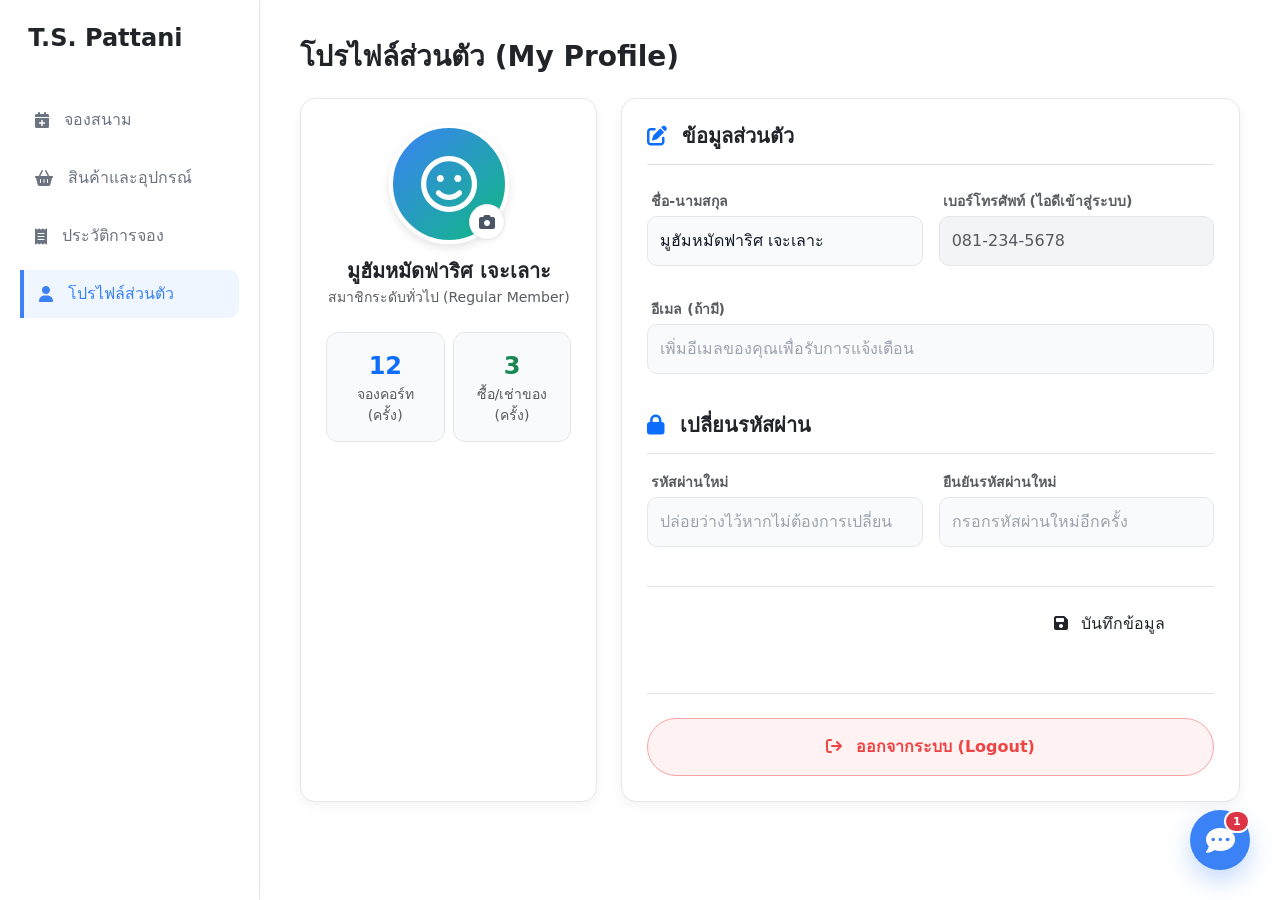
<file: user/profile.html>
<!DOCTYPE html>
<html lang="th">
<head>
    <meta charset="UTF-8">
    <meta name="viewport" content="width=device-width, initial-scale=1.0">
    <title>โปรไฟล์ส่วนตัว - T.S. Pattani</title>
    <link rel="stylesheet" href="../css/style.css">
    <link href="https://cdn.jsdelivr.net/npm/bootstrap@5.3.0/dist/css/bootstrap.min.css" rel="stylesheet">
    <link rel="stylesheet" href="https://cdnjs.cloudflare.com/ajax/libs/font-awesome/6.4.0/css/all.min.css">
    
    <style>
        /* --- UI มือถือ (Mobile Responsive) --- */
        .mobile-header { display: none; justify-content: space-between; align-items: center; background: #fff; padding: 15px 20px; border-bottom: 1px solid #e5e7eb; margin: -20px -20px 20px -20px; position: sticky; top: 0; z-index: 1040; box-shadow: 0 2px 10px rgba(0,0,0,0.02); }
        .bottom-nav { display: none; }
        .sidebar-overlay { position: fixed; top: 0; left: 0; width: 100vw; height: 100vh; background: rgba(0,0,0,0.5); z-index: 1055; display: none; opacity: 0; transition: opacity 0.3s; }
        .sidebar-overlay.show { display: block; opacity: 1; }

        @media (max-width: 768px) {
            .mobile-header { display: flex !important; }
            .bottom-nav { display: flex; position: fixed; bottom: 0; left: 0; width: 100%; background: #ffffff; box-shadow: 0 -4px 15px rgba(0,0,0,0.05); justify-content: space-around; padding: 10px 0 15px 0; z-index: 1050; border-top: 1px solid #e5e7eb; }
            .bottom-nav .nav-item { display: flex; flex-direction: column; align-items: center; color: #9ca3af; text-decoration: none; font-size: 0.7rem; font-weight: 600; gap: 4px; padding: 5px 10px; }
            .bottom-nav .nav-item.active { color: #3b82f6; }
            .bottom-nav .nav-item i { font-size: 1.3rem; }
            
            .main-content { margin-left: 0 !important; padding: 20px 20px 90px 20px !important; }
            .chat-widget-btn { bottom: 90px !important; right: 20px !important; }
            .chat-window { bottom: 160px !important; right: 20px !important; width: calc(100% - 40px) !important; }

            .sidebar { position: fixed; top: 0; left: -260px; height: 100vh; width: 260px; z-index: 1060; transition: all 0.3s ease; box-shadow: none; }
            .sidebar.show { left: 0; box-shadow: 5px 0 20px rgba(0,0,0,0.15); }
        }

        /* สไตล์เสริมสำหรับหน้าโปรไฟล์ */
        .profile-avatar {
            width: 120px; height: 120px;
            background: linear-gradient(135deg, #3b82f6, #10b981);
            border-radius: 50%;
            display: flex; align-items: center; justify-content: center;
            font-size: 3.5rem; color: white;
            margin: 0 auto 15px auto;
            border: 4px solid #ffffff;
            box-shadow: 0 4px 10px rgba(0,0,0,0.1);
            position: relative;
        }
        .edit-avatar-btn {
            position: absolute; bottom: 0; right: 0;
            background: #ffffff;
            border: 1px solid #e5e7eb;
            color: #4b5563;
            width: 36px; height: 36px; border-radius: 50%;
            display: flex; align-items: center; justify-content: center;
            cursor: pointer; transition: 0.2s;
            box-shadow: 0 2px 5px rgba(0,0,0,0.05);
        }
        .edit-avatar-btn:hover { background: #3b82f6; color: white; border-color: #3b82f6; transform: scale(1.1); }
        
        .stat-box {
            background: #f9fafb; 
            border: 1px solid #e5e7eb;
            border-radius: 12px; 
            padding: 15px; 
            text-align: center;
            transition: 0.2s;
        }
        .stat-box:hover { background: #ffffff; box-shadow: 0 4px 6px rgba(0,0,0,0.02); }

        /* ปุ่มออกจากระบบสุดคลีน */
        .btn-logout {
            background: #fef2f2;
            color: #ef4444;
            border: 1px solid #fca5a5;
            transition: 0.2s;
            border-radius: 30px;
            font-weight: bold;
        }
        .btn-logout:hover { background: #ef4444; color: white; }
    </style>
</head>
<body>

    <div class="sidebar-overlay" id="sidebarOverlay" onclick="toggleSidebar()"></div>

    <div class="sidebar" id="mainSidebar">
        <div class="d-flex justify-content-between align-items-center d-md-none p-3 border-bottom mb-3">
            <div class="brand m-0"><i class="fa-solid fa-shuttlecock text-primary"></i> เมนู</div>
            <button class="btn-close" onclick="toggleSidebar()"></button>
        </div>
        
        <div class="brand d-none d-md-block"><i class="fa-solid fa-shuttlecock text-primary"></i> <span class="text-dark">T.S. Pattani</span></div>
        <a href="home.html" class="nav-item"><i class="fa-solid fa-calendar-plus w-20"></i> จองสนาม</a>
        <a href="shop.html" class="nav-item"><i class="fa-solid fa-basket-shopping w-20"></i> สินค้าและอุปกรณ์</a>
        <a href="history.html" class="nav-item"><i class="fa-solid fa-receipt w-20"></i> ประวัติการจอง</a>
        <a href="profile.html" class="nav-item active"><i class="fa-solid fa-user w-20"></i> โปรไฟล์ส่วนตัว</a>
        </div>

    <div class="main-content">
        <div class="mobile-header">
            <h5 class="m-0 fw-bold text-primary"><i class="fa-solid fa-shuttlecock me-2"></i>T.S. Pattani</h5>
            <button class="btn btn-light border" onclick="toggleSidebar()">
                <i class="fa-solid fa-bars fs-5 text-dark"></i>
            </button>
        </div>

        <h3 class="fw-bold mb-4 text-dark">โปรไฟล์ส่วนตัว (My Profile)</h3>

        <div class="row g-4">
            <div class="col-lg-4">
                <div class="clean-card text-center h-100">
                    <div class="profile-avatar">
                        <i class="fa-regular fa-face-smile"></i>
                        <div class="edit-avatar-btn" onclick="alert('ฟีเจอร์อัปโหลดรูปภาพกำลังมาเร็วๆ นี้!');">
                            <i class="fa-solid fa-camera fs-6"></i>
                        </div>
                    </div>
                    <h5 class="fw-bold mb-1 text-dark">มูฮัมหมัดฟาริศ เจะเลาะ</h5>
                    <p class="text-muted small mb-4">สมาชิกระดับทั่วไป (Regular Member)</p>

                    <div class="d-flex gap-2 justify-content-center">
                        <div class="stat-box w-100">
                            <div class="fs-4 fw-bold text-primary">12</div>
                            <div class="small text-muted fw-medium">จองคอร์ท (ครั้ง)</div>
                        </div>
                        <div class="stat-box w-100">
                            <div class="fs-4 fw-bold text-success">3</div>
                            <div class="small text-muted fw-medium">ซื้อ/เช่าของ (ครั้ง)</div>
                        </div>
                    </div>
                </div>
            </div>

            <div class="col-lg-8">
                <div class="clean-card h-100">
                    <h5 class="mb-4 border-bottom pb-3 text-dark fw-bold"><i class="fa-solid fa-pen-to-square text-primary me-2"></i> ข้อมูลส่วนตัว</h5>
                    
                    <form id="profileForm" onsubmit="event.preventDefault(); saveProfile();">
                        <div class="row g-3">
                            <div class="col-md-6">
                                <label class="small text-muted ms-1 mb-1 fw-bold">ชื่อ-นามสกุล</label>
                                <input type="text" class="form-control-clean" value="มูฮัมหมัดฟาริศ เจะเลาะ" required>
                            </div>
                            <div class="col-md-6">
                                <label class="small text-muted ms-1 mb-1 fw-bold">เบอร์โทรศัพท์ (ไอดีเข้าสู่ระบบ)</label>
                                <input type="text" class="form-control-clean text-muted" value="081-234-5678" style="background: #f3f4f6; cursor: not-allowed;" readonly title="ไม่สามารถเปลี่ยนเบอร์โทรศัพท์ได้">
                            </div>
                            <div class="col-md-12">
                                <label class="small text-muted ms-1 mb-1 fw-bold">อีเมล (ถ้ามี)</label>
                                <input type="email" class="form-control-clean" placeholder="เพิ่มอีเมลของคุณเพื่อรับการแจ้งเตือน">
                            </div>
                        </div>

                        <h5 class="mb-3 mt-4 border-bottom pb-3 text-dark fw-bold"><i class="fa-solid fa-lock text-primary me-2"></i> เปลี่ยนรหัสผ่าน</h5>
                        <div class="row g-3">
                            <div class="col-md-6">
                                <label class="small text-muted ms-1 mb-1 fw-bold">รหัสผ่านใหม่</label>
                                <input type="password" class="form-control-clean" placeholder="ปล่อยว่างไว้หากไม่ต้องการเปลี่ยน">
                            </div>
                            <div class="col-md-6">
                                <label class="small text-muted ms-1 mb-1 fw-bold">ยืนยันรหัสผ่านใหม่</label>
                                <input type="password" class="form-control-clean" placeholder="กรอกรหัสผ่านใหม่อีกครั้ง">
                            </div>
                        </div>

                        <div class="text-end mt-4 pt-3 border-top">
                            <button type="submit" class="btn btn-primary-clean px-5 py-2">
                                <i class="fa-solid fa-floppy-disk me-2"></i> บันทึกข้อมูล
                            </button>
                        </div>
                    </form>

                    <div class="mt-5 pt-4 border-top text-center">
                        <button class="btn btn-logout w-100 py-3" onclick="window.location.href='../index.html';">
                            <i class="fa-solid fa-arrow-right-from-bracket me-2"></i> ออกจากระบบ (Logout)
                        </button>
                    </div>

                </div>
            </div>
        </div>
    </div>

    <div class="chat-widget-btn" onclick="toggleChat()" style="position: fixed; bottom: 30px; right: 30px; background: #3b82f6; color: white; width: 60px; height: 60px; border-radius: 50%; display: flex; align-items: center; justify-content: center; font-size: 1.8rem; box-shadow: 0 10px 25px rgba(59, 130, 246, 0.3); cursor: pointer; z-index: 1050; transition: 0.3s;">
        <i class="fa-solid fa-messages"></i><i class="fa-solid fa-comment-dots"></i>
        <span class="badge bg-danger rounded-pill" style="position: absolute; top: 0; right: 0; font-size: 0.7rem; border: 2px solid #fff;">1</span>
    </div>

    <div class="chat-window" id="chatWindow" style="position: fixed; bottom: 100px; right: 30px; width: 350px; height: 450px; background: #ffffff; border: 1px solid #e5e7eb; border-radius: 15px; box-shadow: 0 15px 35px rgba(0,0,0,0.1); display: none; flex-direction: column; z-index: 1050; overflow: hidden;">
        <div class="chat-header" style="background: #f9fafb; padding: 15px; display: flex; justify-content: space-between; align-items: center; border-bottom: 1px solid #e5e7eb;">
            <div class="d-flex align-items-center">
                <div class="bg-success rounded-circle me-2" style="width: 10px; height: 10px;"></div>
                <span class="text-dark fw-bold">แอดมิน T.S. Pattani</span>
            </div>
            <button class="btn-close" onclick="toggleChat()"></button>
        </div>
        <div class="chat-body" id="chatBody" style="flex: 1; padding: 15px; overflow-y: auto; display: flex; flex-direction: column; gap: 10px;">
            <div class="chat-bubble admin" style="max-width: 80%; padding: 10px 15px; border-radius: 15px; font-size: 0.9rem; line-height: 1.4; background: #f3f4f6; color: #111827; align-self: flex-start; border-bottom-left-radius: 2px;">สวัสดีครับ แอดมินยินดีให้บริการ มีข้อสงสัยเรื่องการจองสนามสอบถามได้เลยครับ 😊</div>
        </div>
        <div class="chat-footer" style="padding: 15px; border-top: 1px solid #e5e7eb; display: flex; gap: 10px;">
            <input type="text" class="chat-input" id="chatInputMsg" placeholder="พิมพ์ข้อความ..." onkeypress="if(event.key === 'Enter') sendUserMsg()" style="flex: 1; background: #f9fafb; border: 1px solid #e5e7eb; color: #111827; border-radius: 20px; padding: 8px 15px; outline: none;">
            <button class="chat-send-btn" onclick="sendUserMsg()" style="background: #3b82f6; border: none; color: white; width: 40px; height: 40px; border-radius: 50%; display: flex; justify-content: center; align-items: center; cursor: pointer;"><i class="fa-solid fa-paper-plane"></i></button>
        </div>
    </div>

    <div class="bottom-nav">
        <a href="home.html" class="nav-item"><i class="fa-solid fa-calendar-plus"></i><span>จองสนาม</span></a>
        <a href="shop.html" class="nav-item"><i class="fa-solid fa-basket-shopping"></i><span>ร้านค้า</span></a>
        <a href="history.html" class="nav-item"><i class="fa-solid fa-receipt"></i><span>ประวัติ</span></a>
        <a href="profile.html" class="nav-item active"><i class="fa-solid fa-user"></i><span>โปรไฟล์</span></a>
    </div>

    <script src="https://cdn.jsdelivr.net/npm/bootstrap@5.3.0/dist/js/bootstrap.bundle.min.js"></script>
    
    <script>
        // ระบบบันทึกข้อมูล
        function saveProfile() {
            const saveBtn = document.querySelector('button[type="submit"]');
            const originalText = saveBtn.innerHTML;
            
            saveBtn.innerHTML = '<i class="fa-solid fa-spinner fa-spin me-2"></i> กำลังบันทึก...';
            saveBtn.style.opacity = '0.7';

            setTimeout(() => {
                saveBtn.innerHTML = '<i class="fa-solid fa-check me-2"></i> บันทึกสำเร็จ!';
                saveBtn.classList.replace('btn-primary-clean', 'btn-success');
                saveBtn.style.opacity = '1';
                
                setTimeout(() => {
                    alert('อัปเดตข้อมูลส่วนตัวเรียบร้อยแล้วครับ!');
                    saveBtn.innerHTML = originalText;
                    saveBtn.classList.replace('btn-success', 'btn-primary-clean');
                }, 500);
            }, 1000);
        }

        // ระบบแชท
        function toggleChat() {
            const chatWin = document.getElementById('chatWindow');
            chatWin.style.display = chatWin.style.display === 'flex' ? 'none' : 'flex';
        }

        function sendUserMsg() {
            const input = document.getElementById('chatInputMsg');
            const msg = input.value.trim();
            if(msg !== "") {
                const chatBody = document.getElementById('chatBody');
                chatBody.innerHTML += `<div class="chat-bubble user" style="max-width: 80%; padding: 10px 15px; border-radius: 15px; font-size: 0.9rem; line-height: 1.4; background: #3b82f6; color: white; align-self: flex-end; border-bottom-right-radius: 2px;">${msg}</div>`;
                input.value = "";
                chatBody.scrollTop = chatBody.scrollHeight;
            }
        }

        // Sidebar สำหรับมือถือ
        function toggleSidebar() {
            const sidebar = document.getElementById('mainSidebar');
            const overlay = document.getElementById('sidebarOverlay');
            sidebar.classList.toggle('show');
            overlay.classList.toggle('show');
        }
    </script>
</body>
</html>
</file>
<file: css/style.css>
@import url('https://fonts.googleapis.com/css2?family=Prompt:wght@300;400;500;600;700&display=swap');

body {
    font-family: 'Prompt', sans-serif;
    background-color: #f4f6f9; /* เปลี่ยนเป็นสีเทาอ่อน สบายตา */
    color: #333333;
    min-height: 100vh;
    overflow-x: hidden;
    margin: 0;
}

/* --- Clean Card (แทน Glass Card เดิม) --- */
.clean-card {
    background: #ffffff;
    border: 1px solid #e5e7eb;
    border-radius: 15px;
    box-shadow: 0 4px 12px rgba(0,0,0,0.05); /* เงาบางๆ ให้ดูมีมิติแต่ไม่รก */
    padding: 25px;
}

/* --- ปุ่มสไตล์ Clean --- */
.btn-clean {
    background: #ffffff; color: #374151;
    border: 1px solid #e5e7eb; border-radius: 10px;
    padding: 10px 20px; transition: 0.2s; font-weight: 500;
}
.btn-clean:hover { background: #f3f4f6; color: #111827; }

.btn-primary-clean { 
    background: #3b82f6; border: none; color: white; 
    border-radius: 10px; font-weight: 500; transition: 0.2s; 
}
.btn-primary-clean:hover { 
    background: #2563eb; color: white; transform: translateY(-1px); 
    box-shadow: 0 4px 8px rgba(59, 130, 246, 0.2); 
}

/* --- Sidebar --- */
.sidebar {
    width: 260px; height: 100vh; position: fixed; top: 0; left: 0;
    background: #ffffff; border-right: 1px solid #e5e7eb; 
    padding: 20px; z-index: 1000; box-shadow: 2px 0 10px rgba(0,0,0,0.02);
}
.sidebar .brand { 
    font-size: 1.5rem; font-weight: bold; margin-bottom: 40px; 
    display: flex; align-items: center; gap: 10px; color: #1e3a8a; 
}
.nav-item {
    padding: 12px 15px; border-radius: 10px; margin-bottom: 10px;
    color: #6b7280; cursor: pointer; transition: 0.2s;
    display: flex; align-items: center; gap: 15px; text-decoration: none; font-weight: 500;
}
.nav-item:hover { background: #f3f4f6; color: #111827; }
.nav-item.active { background: #eff6ff; color: #3b82f6; border-left: 4px solid #3b82f6; border-radius: 0 10px 10px 0; }

/* --- Main Content & Inputs --- */
.main-content { margin-left: 260px; padding: 40px; }

.form-control-clean {
    background: #f9fafb; border: 1px solid #e5e7eb;
    color: #111827; border-radius: 10px; padding: 12px; width: 100%; margin-bottom: 15px; transition: 0.2s;
}
.form-control-clean::placeholder { color: #9ca3af; }
.form-control-clean:focus { 
    outline: none; border-color: #3b82f6; background: #ffffff; 
    box-shadow: 0 0 0 3px rgba(59, 130, 246, 0.1); 
}

/* --- Modal (Pop-up) --- */
.modal-content.clean-modal {
    background: #ffffff; border: 1px solid #e5e7eb; border-radius: 20px; 
    color: #333; box-shadow: 0 15px 35px rgba(0,0,0,0.1);
}
.modal-header { border-bottom: 1px solid #e5e7eb; padding: 20px 25px; }
.modal-footer { border-top: 1px solid #e5e7eb; padding: 15px 25px; }

/* ลิงก์ลืมรหัสผ่าน */
.forgot-link { color: #3b82f6; text-decoration: none; font-size: 0.85rem; transition: 0.2s; font-weight: 500; }
.forgot-link:hover { color: #1d4ed8; text-decoration: underline; }
/* =========================================
           Responsive Design สำหรับมือถือ
           ========================================= */
        .mobile-menu-btn { display: none; } /* ซ่อนปุ่มเมนูในจอคอม */

        @media (max-width: 768px) {
            /* 1. ซ่อน Sidebar ไปทางซ้าย */
            .sidebar {
                transform: translateX(-100%);
                transition: transform 0.3s ease;
                z-index: 1050;
            }
            /* 2. คลาสสำหรับดึง Sidebar กลับมาเวลาเปืดเมนู */
            .sidebar.show {
                transform: translateX(0);
                box-shadow: 10px 0 20px rgba(0,0,0,0.1);
            }
            /* 3. ขยายเนื้อหาหลักให้เต็มจอ */
            .main-content {
                margin-left: 0;
                padding: 20px; /* ลด padding ลงในมือถือ */
            }
            /* 4. แสดงปุ่มแฮมเบอร์เกอร์ */
            .mobile-menu-btn {
                display: inline-block;
            }
        }
</file>
